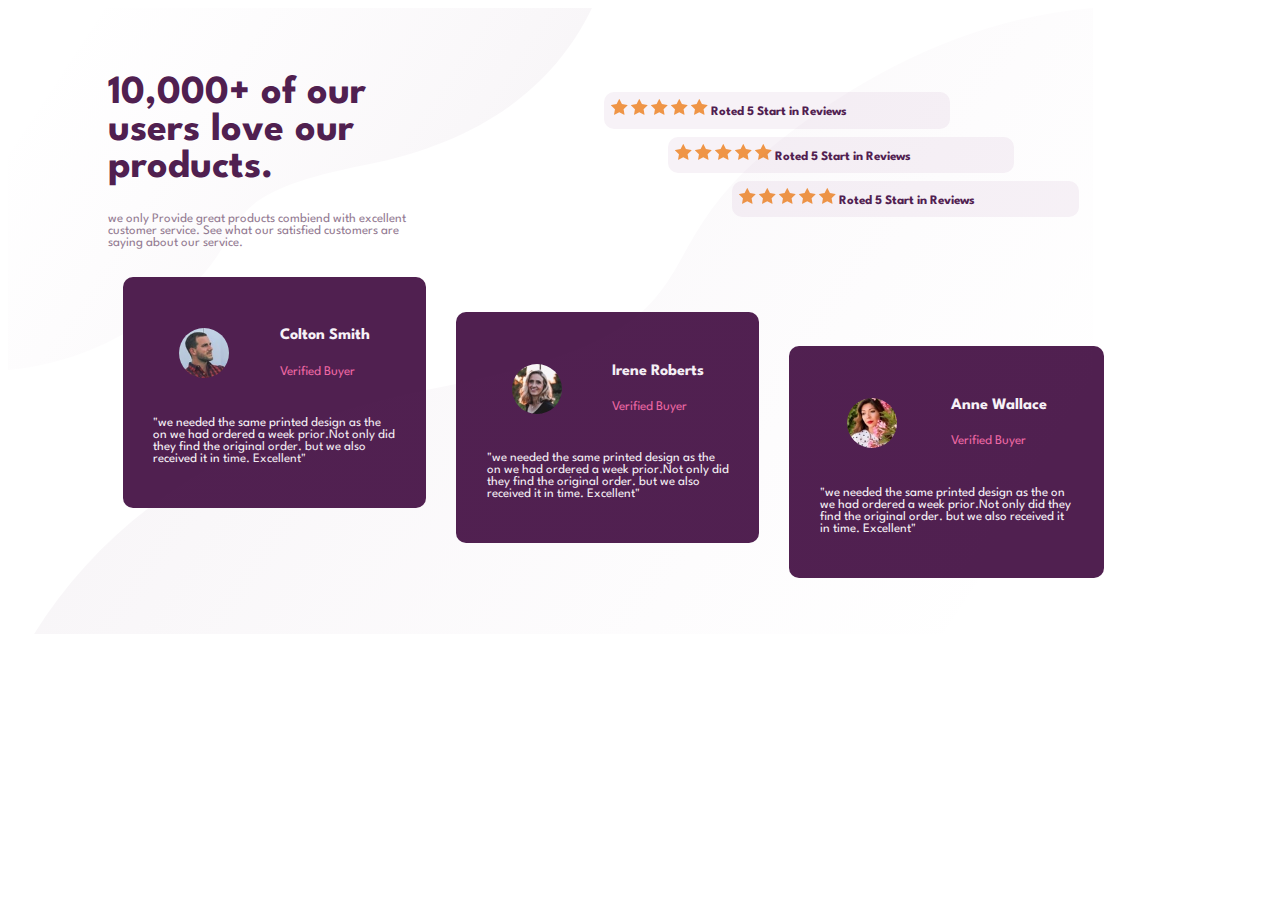
<file: atelier 1/index.html>
<!DOCTYPE html>
<html lang="en">
<head>
    <meta charset="UTF-8">
    <meta name="viewport" content="width=device-width, initial-scale=1.0">
    <link rel="stylesheet" href="main.css">
    <link rel="preconnect" href="https://fonts.gstatic.com">
    <link  rel="stylesheet" href="https://fonts.googleapis.com/css2?family=Spartan:wght@100;200;300;400;500;600;700&display=swap">

    <title>Atelier1</title>
</head>
<body>
    <div class="bodycontainer">
    <svg class="svgOne"></svg>
    <div class="contextContainer">   <!--start Containers-->
        <!--start section header-->
        <header>
            <section class="ha">
        <h1>10,000+ of our <br>  users love our <br>   products.</h1>
        <p>we only Provide great products combiend with excellent  <br> 
        customer service. See what our satisfied customers are  <br> 
        saying about our service. </p>
            </section>
            <section class="Stars">
                <div class="stars1">
                    <img src="images/icon-star.svg" alt="star">
                    <img src="images/icon-star.svg" alt="star">
                    <img src="images/icon-star.svg" alt="star">
                    <img src="images/icon-star.svg" alt="star">
                    <img src="images/icon-star.svg" alt="star">
                    <span class="span"> Roted 5 Start in Reviews</span>
                </div>
                <div class="stars2">
                    <img src="images/icon-star.svg" alt="star">
                    <img src="images/icon-star.svg" alt="star">
                    <img src="images/icon-star.svg" alt="star">
                    <img src="images/icon-star.svg" alt="star">
                    <img src="images/icon-star.svg" alt="star">
                    <span class="span"> Roted 5 Start in Reviews</span>
                </div>
                <div class="stars3">
                    <img src="images/icon-star.svg" alt="star">
                    <img src="images/icon-star.svg" alt="star">
                    <img src="images/icon-star.svg" alt="star">
                    <img src="images/icon-star.svg" alt="star">
                    <img src="images/icon-star.svg" alt="star">
                    <span class="span"> Roted 5 Start in Reviews</span>
                </div>
        
    
            </section>
        </header>
        <!--end section header-->
        <!--start section footer-->
        <footer>
        <div class="box1">
            <div class="header">
                <img src="images/image-colton.jpg" alt="Colton Smith">
                <div class="description">
                    <h4>Colton Smith</h4>
                    <h5>Verified Buyer</h5>
                </div>
            </div>
            <p> "we needed the same printed design as 
                the on we had ordered a week prior.Not  
                only did they find the original order. but 
                we also received it in time. Excellent"
            </p>
        </div>
        <div class="box2">
            <div class="header">
                <img src="images/image-irene.jpg" alt="irene Roberts">
                <div class="description">
                    <h4>Irene Roberts</h4>
                    <h5>Verified Buyer</h5>
                </div>
            </div>
            <p> "we needed the same printed design as 
                the on we had ordered a week prior.Not  
                only did they find the original order. but 
                we also received it in time. Excellent"
            </p>
        </div>
        <div class="box3">
            <div class="header">
                <img src="images/image-anne.jpg" alt="Anne Wallace">
                <div class="description">
                    <h4>Anne Wallace</h4>
                    <h5>Verified Buyer</h5>
                </div>
            </div>
            <p> "we needed the same printed design as 
                the on we had ordered a week prior.Not 
                only did they find the original order. but 
                we also received it in time. Excellent"
            </p>
        </div>
        
    </footer>
    <!--end section header-->
    </div><!--start Containers-->
    <svg class="svgtwo"></svg>
</div>
</body>
</html>
</file>
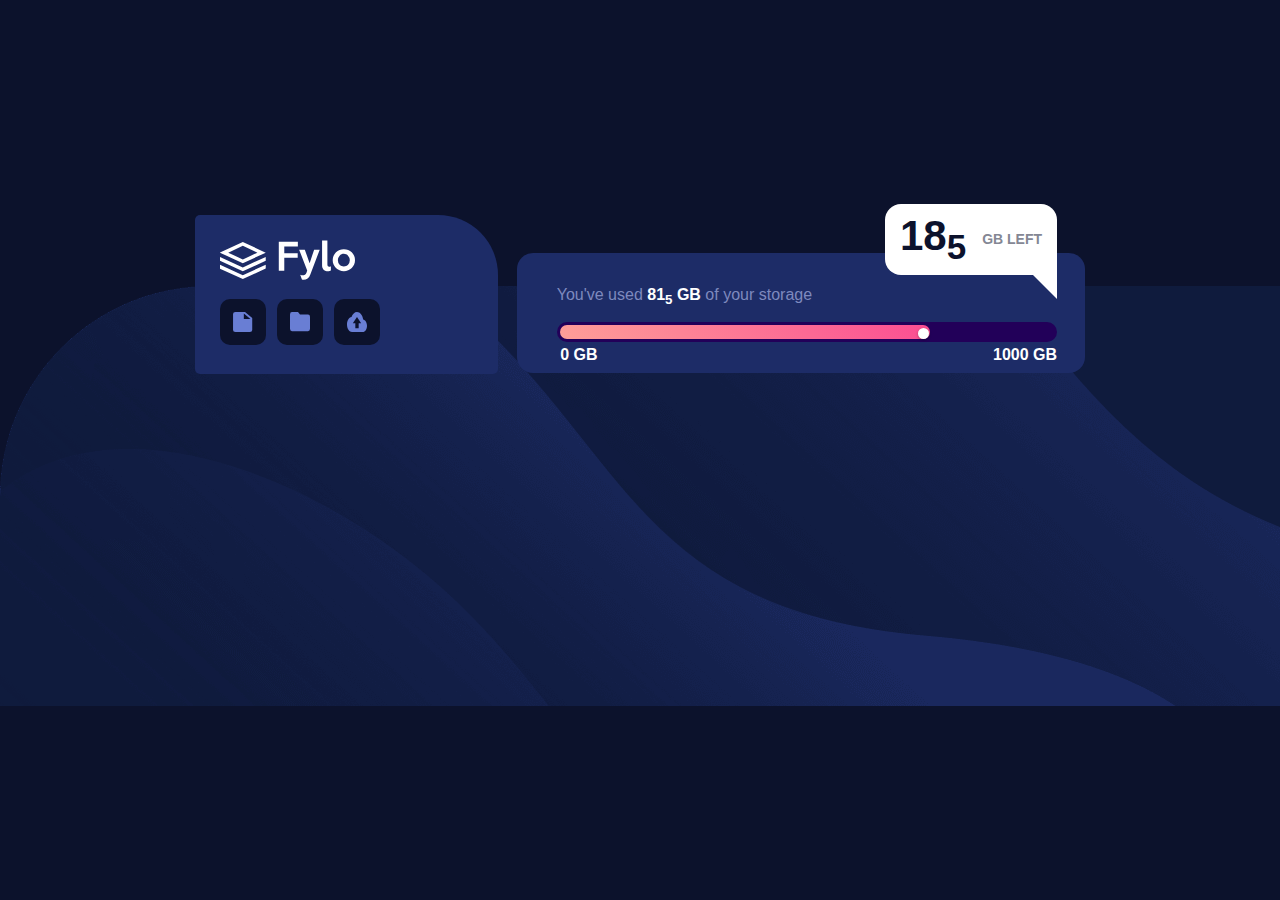
<file: atelier 2/index.html>
<!DOCTYPE html>
<html lang="en">
<head>
    <meta charset="UTF-8">
    <meta name="viewport" content="width=device-width, initial-scale=1.0">
    <link rel="stylesheet" href="main.css">
    <title>Atelier 2</title>
</head>
<body>
    <div class="bodycontainer">
    <div class="box1">
        <div class="logo"><img src="images/logo.svg" alt=""></div>
        <div class="icos">
        <img src="images/icon-document.svg" class="ic ic1" alt="">
        <img src="images/icon-folder.svg" class="ic ic2" alt="">
        <img src="images/icon-upload.svg" class="ic ic3" alt="">
    </div>
    </div>
    <section class="box2">
        <p>You've used <strong class="strong">81<sub>5</sub> GB</strong> of your storage</p> 
        <div class="storage-status">
            <div class="balloom">
              <div class="content">
                <strong>18<sub>5</sub></strong>
                <small>GB Left</small>
              </div>
            </div>
    <div class="progress-bar">
     <div class="progress">
         <div class="btn"></div>
       
         
     </div>
    
     
    
    <div class="GB">
        <p id="myid"><strong>0 GB</strong></p>
        <p id="myid2"><strong>1000 GB</strong></p></div> 
    </div>
</section>
</div>
</body>
</html>
</file>
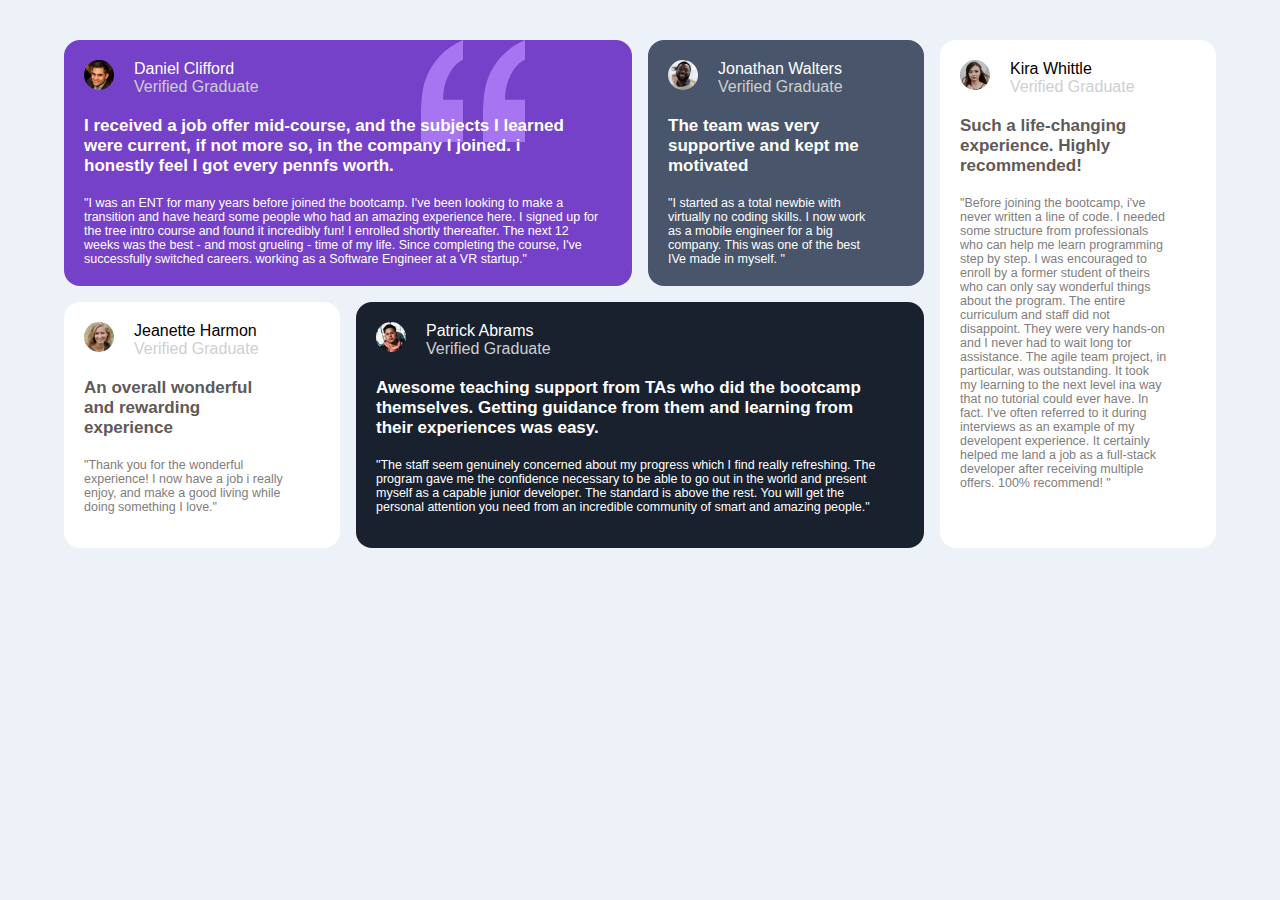
<file: atelier 3/index.html>
<!DOCTYPE html>
<html lang="en">
<head>
    <meta charset="UTF-8">
    <meta name="viewport" content="width=device-width, initial-scale=1.0">
    <link rel="stylesheet" href="main.css">
    <title>Atelier 3</title>
</head>
<body>
    <div class="container">
    <section class="box1">
        <div class="header">
        <img src="images/image-daniel.jpg" alt="Daniel Clifford">
        <div class="info">
            <span class="name1">Daniel Clifford<br></span>
            <span class="Ver">Verified Graduate<br></span></div>
        </div>
            <p><strong>I received a job offer mid-course, and the subjects I learned<br>
            were current, if not more so, in the company I joined. i<br>
            honestly feel I got every pennfs worth.</strong><br></p>
            <p>"I was an ENT for many years before joined the bootcamp. I've been looking to make a<br>
            transition and have heard some people who had an amazing experience here. I signed up for<br>
            the tree intro course and found it incredibly fun! I enrolled shortly thereafter. The next 12<br>
            weeks was the best - and most grueling - time of my life. Since completing the course, I've<br>
            successfully switched careers. working as a Software Engineer at a VR startup."<br> </p>
    </section>
    <section class="box2">
        <div class="header">
        <img src="images/image-jonathan.jpg" alt="Jonathan Walters">
            <div class="info">
            <span class="name1">Jonathan Walters<br></span>
            <span class="Ver">Verified Graduate<br></span></div>
        </div>
            <p><strong>The team was very<br>
                supportive and kept me<br>
                motivated</strong><br></p>
                <p>"I started as a total newbie with<br>
                virtually no coding skills. I now work<br>
                as a mobile engineer for a big<br>
                company. This was one of the best<br>
                IVe made in myself. "<br> </p>
    </section>
    <section class="box3">
        <div class="header">
        <img src="images/image-jeanette.jpg" alt="Jeanette Harmon">
            <div class="info">
            <span class="name">Jeanette Harmon<br></span>
            <span class="Ver">Verified Graduate<br></span></div>
        </div>
            <p class="myclass"><strong>An overall wonderful<br>
                and rewarding<br>
                experience</strong><br></p>
                <p>"Thank you for the wonderful<br>
                experience! I now have a job i really<br>
                enjoy, and make a good living while<br>
                doing something I love."<br> </p>
    </section>
    <section class="box4">
        <div class="header">
        <img src="images/image-patrick.jpg" alt="Patrick Abrams">
           <div class="info">
            <span class="name1">Patrick Abrams<br></span>
            <span class="Ver">Verified Graduate<br></span></div>
        </div>
            <p><strong>Awesome teaching support from TAs who did the bootcamp<br>
                themselves. Getting guidance from them and learning from<br>
                their experiences was easy.</strong><br></p>
                <p>"The staff seem genuinely concerned about my progress which I find really refreshing. The<br>
                program gave me the confidence necessary to be able to go out in the world and present<br>
                myself as a capable junior developer. The standard is above the rest. You will get the<br>
                personal attention you need from an incredible community of smart and amazing people."<br> </p>
    </section>
    <section class="box5">
        <div class="header">
        <img src="images/image-kira.jpg" alt="Kira Whittle">
            <div class="info">
            <span class="name">Kira Whittle<br></span>
            <span class="Ver">Verified Graduate<br></span></div>
        </div>
            <p class="myclass"><strong>Such a life-changing<br>
                experience. Highly<br>
                recommended!</strong><br></p>
                <p>"Before joining the bootcamp, i've<br>
                never written a line of code. I needed<br>
                some structure from professionals<br>
                who can help me learn programming<br>
                step by step. I was encouraged to<br>
                enroll by a former student of theirs<br>
                who can only say wonderful things<br>
                about the program. The entire<br>
                curriculum and staff did not<br>
                disappoint. They were very hands-on<br>
                and I never had to wait long tor<br>
                assistance. The agile team project, in<br>
                particular, was outstanding. It took<br>
                my learning to the next level ina way<br>
                that no tutorial could ever have. In<br>
                fact. I've often referred to it during<br>
                interviews as an example of my<br>
                developent experience. It certainly<br>
                helped me land a job as a full-stack<br>
                developer after receiving multiple<br>
                offers. 100% recommend! "<br> </p>
    </section>
    
</div>
</body>
</html>
</file>
<file: atelier 1/main.css>
.bodycontainer {
    position: relative;
    width: 100%;
    overflow: hidden;
    font-family: 'Spartan', sans-serif;
}
svg.svgOne {
    background-image: url(images/bg-pattern-top-desktop.svg);
    position: absolute;
    bottom: 0;
    right: 0;
    height: 100%;
    width: 100%;
    background-repeat: no-repeat;
}
svg.svgtwo {
    background-image: url("images/bg-pattern-bottom-desktop.svg");
    position: absolute;
    top: 0;
    left: 0;
    height: 100%;
    width: 100%;
    background-repeat: no-repeat;
}
.contextContainer {
    position: relative;
    width: 80%;
    margin-top: 40px;
    margin-bottom: 40px;
    margin-left: 100px;
    margin-right: 100px;
    
}
header {
    display: flex;
    flex-direction: row;
    justify-content: space-between;
}
footer { 
    display: flex;
    flex-direction: row;
    width: 100%;
    height: 332px;
}
h1 {
    color:hsl(300, 43%, 22%);
    font-weight: bold;
    font-size: 40px;
}
h5 {
    color: hsl(333, 80%, 67%);
    font-weight: normal;
}
h4 {
    color: hsl(300, 24%, 96%);
    align-self: flex-end;

}
p {
    color: hsl(300, 24%, 96%);
    font-size: small;
}
.ha p {
    color: hsl(303, 10%, 53%);
}
.Stars {
    font-size: small;
    font-weight: bold;
    color: hsl(300, 43%, 22%);
    display: flex;
    flex-direction: column;
    justify-content: space-around;
    width: 47%;
    margin: 4%;
}
.stars1 {
    background-color:  hsl(300, 24%, 96%);
    align-self: flex-start;
    height: 17%;
    border-radius: 10px;
    width: 70%;
    padding: 7px;
}
.stars2 {
    background-color:  hsl(300, 24%, 96%);
    align-self: center;
    height: 17%;
    border-radius: 10px;
    width: 70%;
    padding: 7px;
    
}
.stars3 {
    background-color:  hsl(300, 24%, 96%);
    align-self: flex-end;
    height: 17%;
    border-radius: 10px;
    width: 70%; 
    padding: 7px;   
}
.box1 {
    background-color: hsl(300, 43%, 22%);
    width: 40%;
    border-radius: 10px;
    padding: 3%;
    margin: 1.5%;
    align-self: flex-start;

}
.box2 {
    background-color: hsl(300, 43%, 22%);
    width: 40%;
    border-radius: 10px;
    padding: 3%;
    margin: 1.5%;
    align-self: center;
}
.box3 {
    background-color: hsl(300, 43%, 22%);
    width: 42%;
    border-radius: 10px;
    padding: 3%;
    margin: 1.5%;
    align-self: flex-end;
}
.header {
    display: flex;
    flex-direction: row;
    margin-bottom: 7%;
    justify-content: space-around;
}
.header img{
    border-radius: 3em;
    width: 50px;
    height: 50px;
    align-self: center;
}

@media (max-width: 500px) {
    .bodycontainer {
        position: relative;
        width: 100%;
        overflow: visible;
        font-family: 'Spartan', sans-serif;
        display: flex;
        flex-direction: column;
    }
    .contextContainer {
        position: relative;
        width: 80%;
        margin-top: 40px;
        margin-bottom: 40px;
        margin-left: 15px;
        margin-right: 100px;
    }
    header {
        display: flex;
        flex-direction: column;
        justify-content: space-between;
    }
    footer {
        display: flex;
        flex-direction: column;
        width: 100%;
        height: 332px;
    }
   
    h1 {
        color: hsl(300, 43%, 22%);
        font-weight: bold;
        font-size: 30px;
    }
    .ha p {
        color: hsl(303, 10%, 53%);
    }
    p {
        color: hsl(300, 24%, 96%);
        font-size: 14px;
    }
    .Stars {
        font-size: small;
        font-weight: bold;
        color: hsl(300, 43%, 22%);
        display: flex;
        flex-direction: column;
        justify-content: space-between;
        width: 32%;
        height: 155px;
    }
    .stars1 {
        background-color: hsl(300, 24%, 96%);
        align-self: flex-start;
        height: 20%;
        border-radius: 10px;
        width: 330%;
    }
    .stars2 {
        background-color: hsl(300, 24%, 96%);
        align-self: flex-start;
        height: 20%;
        border-radius: 10px;
        width: 330%;
    }
    .stars3 {
        background-color: hsl(300, 24%, 96%);
        align-self: flex-start;
        height: 20%;
        border-radius: 10px;
        width: 330%;
        margin: 0.5%;
    }
    .box1 {
        background-color: hsl(300, 43%, 22%);
        width: 106%;
        border-radius: 10px;
        padding: 3%;
        margin: 1.5%;
        align-self: flex-start;
    }
    .box2 {
        background-color: hsl(300, 43%, 22%);
        width: 106%;
        border-radius: 10px;
        padding: 3%;
        margin: 1.5%;
        align-self: flex-start;
    }
    .box3 {
        background-color: hsl(300, 43%, 22%);
        width: 106%;
        border-radius: 10px;
        padding: 3%;
        margin: 1.5%;
        align-self: flex-start;
    }

}
</file>
<file: atelier 2/main.css>
body{
    background-color:  hsl(229, 57%, 11%);
    background-image: url("images/bg-desktop.png");
    background-repeat: no-repeat;
    background-position-y: -750%;
    font-family: 'Spartan', sans-serif;
}
.bodycontainer {
    display: flex;
    flex-direction: row;
    justify-content: space-around;
    margin-top: 20%;
}
.box1 {
    width: 22%;
    background: hsl(228, 56%, 26%);
    padding: 25px 0 25px 25px;
    border-radius: 5px 60px 5px 5px;
    margin-left: 14%;
    margin-top: -3%;
}
.icos {
    margin-top: 15px;
}
.ic {
    background-color: hsl(229, 57%, 11%);
    height: 20px;
    padding: 13px;
    width: 20px;
    margin-right: 7px;
    border-radius: 10px;
}
section.box2 {
    background-color: #1d2c67;
    height: 120px;
    width: 45%;
    border-radius: 1em;
    margin-right: 14%;

}
.progress-bar{

    width: 500px;
    height: 20px;
    border-radius: 20px;
    background: #220059;
    display: flex;
    justify-content: start;
    align-items: center;
    margin-left: 40px;
    margin-top: 12px;

    }
.progress{
    height: 14px;
    margin: 3px;
    width: calc(85% - 4px);
    border-radius: 10px;
    background-image: linear-gradient(45deg, #fe9f98, #fb4d92);
    text-align: right;
    display: flex;
    align-items: center;
    justify-content: flex-end;
        }
.btn{
    height: 11px;
    width: 11px;
    background: #ffffff;
    margin-right: -357px;;
    border-radius: 11px;
    box-shadow: #0000004d 0px 1px 3px;
        }
.box2 p{
    color: hsl(230deg 33% 62%);
    margin: 18px 0 0 40px;
    padding-top: 15px;
    }
.strong {
        color: #ffffff;
    }
    /* test */
    .storage-status {
        display: flex;
        flex-direction: column;
        align-items: flex-end;
        height: 100px;
        margin-top: -12%;
        margin-right: 5%;
      }
      .storage-status .balloom {
        position: relative;
        padding: 8px 15px;
        background-color: #fff;
        border-radius: 16px;
        border-bottom-right-radius: 0;
        margin-right: 0px;
        top: -35%;
      }
      .storage-status .balloom:before {
        content: ' ';
        position: absolute;
        width: 0;
        height: 0;
        right: 0;
        top: 100%;
        border: 12px solid;
        border-color: #fff #fff transparent transparent;
      }
      .storage-status .balloom .content{
        display: flex;
        justify-content: center;
        align-items: center;
      }
      .storage-status .balloom strong {
        color: hsl(229, 57%, 11%);
        font-size: 42px;
        margin-right: 16px;
      }
      .storage-status .balloom small {
        text-transform: uppercase;
        color: hsl(229, 7%, 55%);
        font-weight: 700;
        font-size: 14px;
      }
      .storage-status .progress {
        display: flex;
        flex-direction: column;
      }
    /* test */
#myid {
    color: #ffffff;
    margin-left: -300%;
    margin-top: 25%;
}
#myid2 {
    color: #ffffff;
    margin-top: 25%;
}
.GB {
    display: flex;
    flex-direction: row;
    justify-content: space-between;
} 
@media (max-width: 500px) {
    body{
        background-color:  hsl(229, 57%, 11%);
        background-image: url("images/bg-mobile.png");
        background-repeat: no-repeat;
        font-family: 'Spartan', sans-serif;
        overflow: visible;
        width: 100%;
        background-position-y: 20%;
        background-position-x: 50%; 
        background-size: cover;
    }
    .bodycontainer {
        display: flex;
        flex-direction: column;
        justify-content: space-around;
        margin-top: 20%;
    }
    .box1 {
        width: 80%;
        background: hsl(228, 56%, 26%);
        padding: 25px 0 25px 25px;
        border-radius: 5px 60px 5px 5px;
        margin-left: 6%;
        margin-top: -3%;
    }
    section.box2 {
        background-color: #1d2c67;
        height: 150px;
        width: 88%;
        border-radius: 1em;
        margin-left: 5%;
        margin-top: 6%;
    } 
    .progress-bar {
        width: 90%;
        height: 20px;
        border-radius: 20px;
        background: #220059;
        display: flex;
        justify-content: start;
        align-items: center;
        margin-left: 40px;
        margin-top: -12px;
    }
    #myid {
        color: #ffffff;
        margin-left: -168%;
        margin-top: 25%;
    }
    .storage-status .balloom {
        position: relative;
        padding: 8px 15px;
        background-color: #fff;
        border-radius: 10px;
        margin-right: 61px;
        top: 115%;
    }
    .btn {
        height: 11px;
        width: 11px;
        background: #ffffff;
        margin-right: -161px;
        border-radius: 11px;
        box-shadow: #0000004d 0px 1px 3px;
    }
    .storage-status .balloom:before {
        content: ' ';
        position: absolute;
        width: 0;
        height: 0;
        right: 0;
        border-color: #09154e  #09154e   transparent transparent;
    }
</file>
<file: atelier 3/main.css>
*{
    margin: 0px;
    padding: 0px;
}
body {
    background-color: hsl(210, 46%, 95%);
    font-family: 'Spartan', sans-serif;
    display:flex;
    justify-content:center;
    align-items: center;
}
.container {
    display: grid; 
    grid-template-columns: repeat(4,1fr);
    grid-template-rows: repeat(2,1fr);
    grid-gap: 1rem;
    width: 90%;
    margin: 40px auto;
}
.box1, .box2, .box3, .box4, .box5{
    padding: 20px;
    border-radius: 1em;
}
.box1 {
    background-color: hsl(263, 55%, 52%);
    grid-column: 1/3;
    grid-row: 1/2;
    background-image: url("images/bg-pattern-quotation.svg");
    background-repeat: no-repeat;
    background-position-x: 77%;
}
.box2 {
    background-color:hsl(217, 19%, 35%);
    grid-column: 3/4;
    grid-row: 1/2;
}   
.box3 {
    background-color: hsl(0, 0%, 100%);
    grid-column: 1/2;
    grid-row: 2/3;
    box-shadow: ;
}
.box4 {
    background-color:hsl(219, 29%, 14%);
    grid-column: 2/4;
    grid-row: 2/3;
   
}
.box5 {
    background-color: hsl(0, 0%, 100%);
    grid-column: 4/5; 
    grid-row: 1/3;
    box-shadow: ;
 
}
 
.box1 p {
    color: hsl(0, 0%, 100%);
}
.box2 p {
    color: hsl(0, 0%, 100%);
}
.box4 p {
    color: hsl(0, 0%, 100%);
} 
img {
    border-radius: 50%;
    width: 30px;
    height: 30px;
}
strong {
    font-size: 17px;
}
p {
    font-size: 12.5px;
    margin-top: 20px;
    color:hsl(0, 2%, 50%);
}

.myclass {
    color: hsl(0, 2%, 36%);
}
.header {
    display: flex;
    flex-direction: row;
    font-size: 1em;
}
.name1 {
    color:hsl(0, 0%, 100%);
}
.Ver {
    color: hsl(0, 0%, 81%);
}
.info {
    margin-left: 20px;
}
section .svg {
    margin-left: 25em;
}
@media (max-width: 500px){
    .container {
        display: flex;
        flex-direction: column;
        width: 70%;
        margin: 40px auto;
    }
}
</file>
